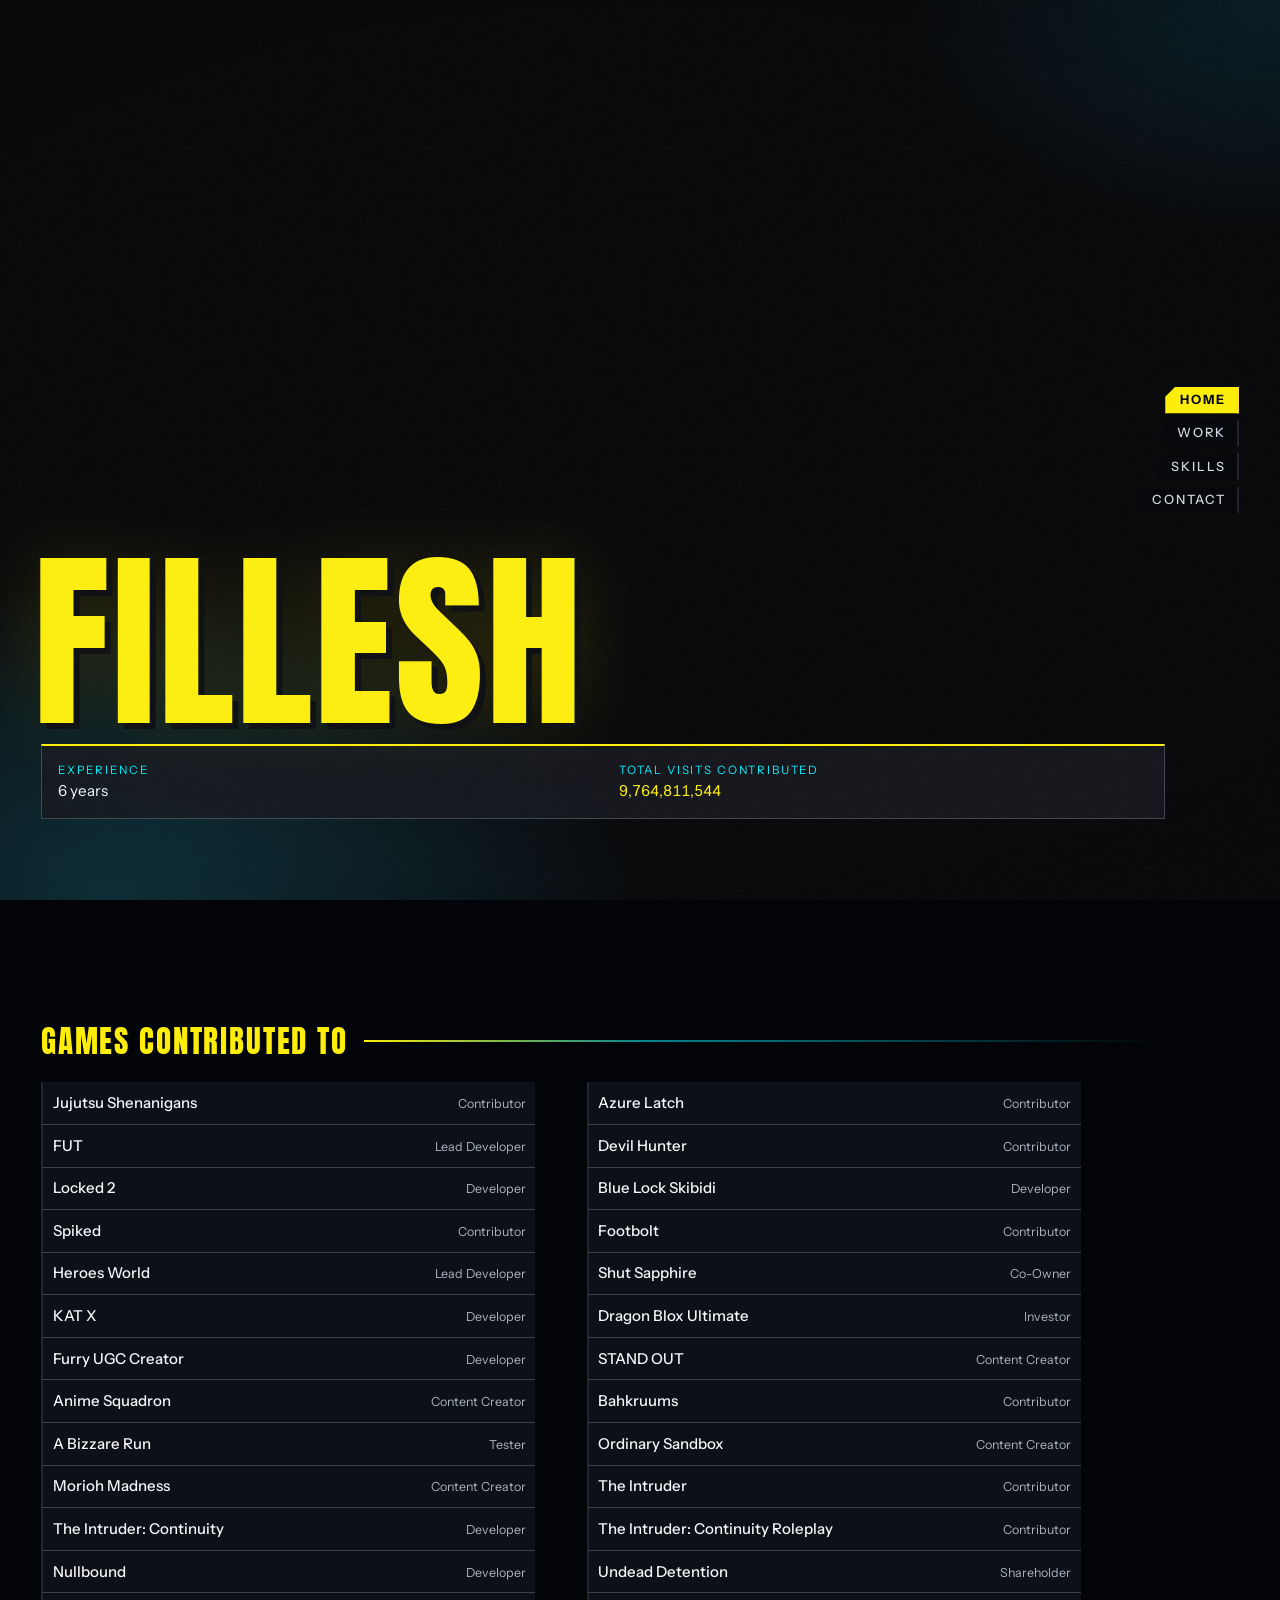
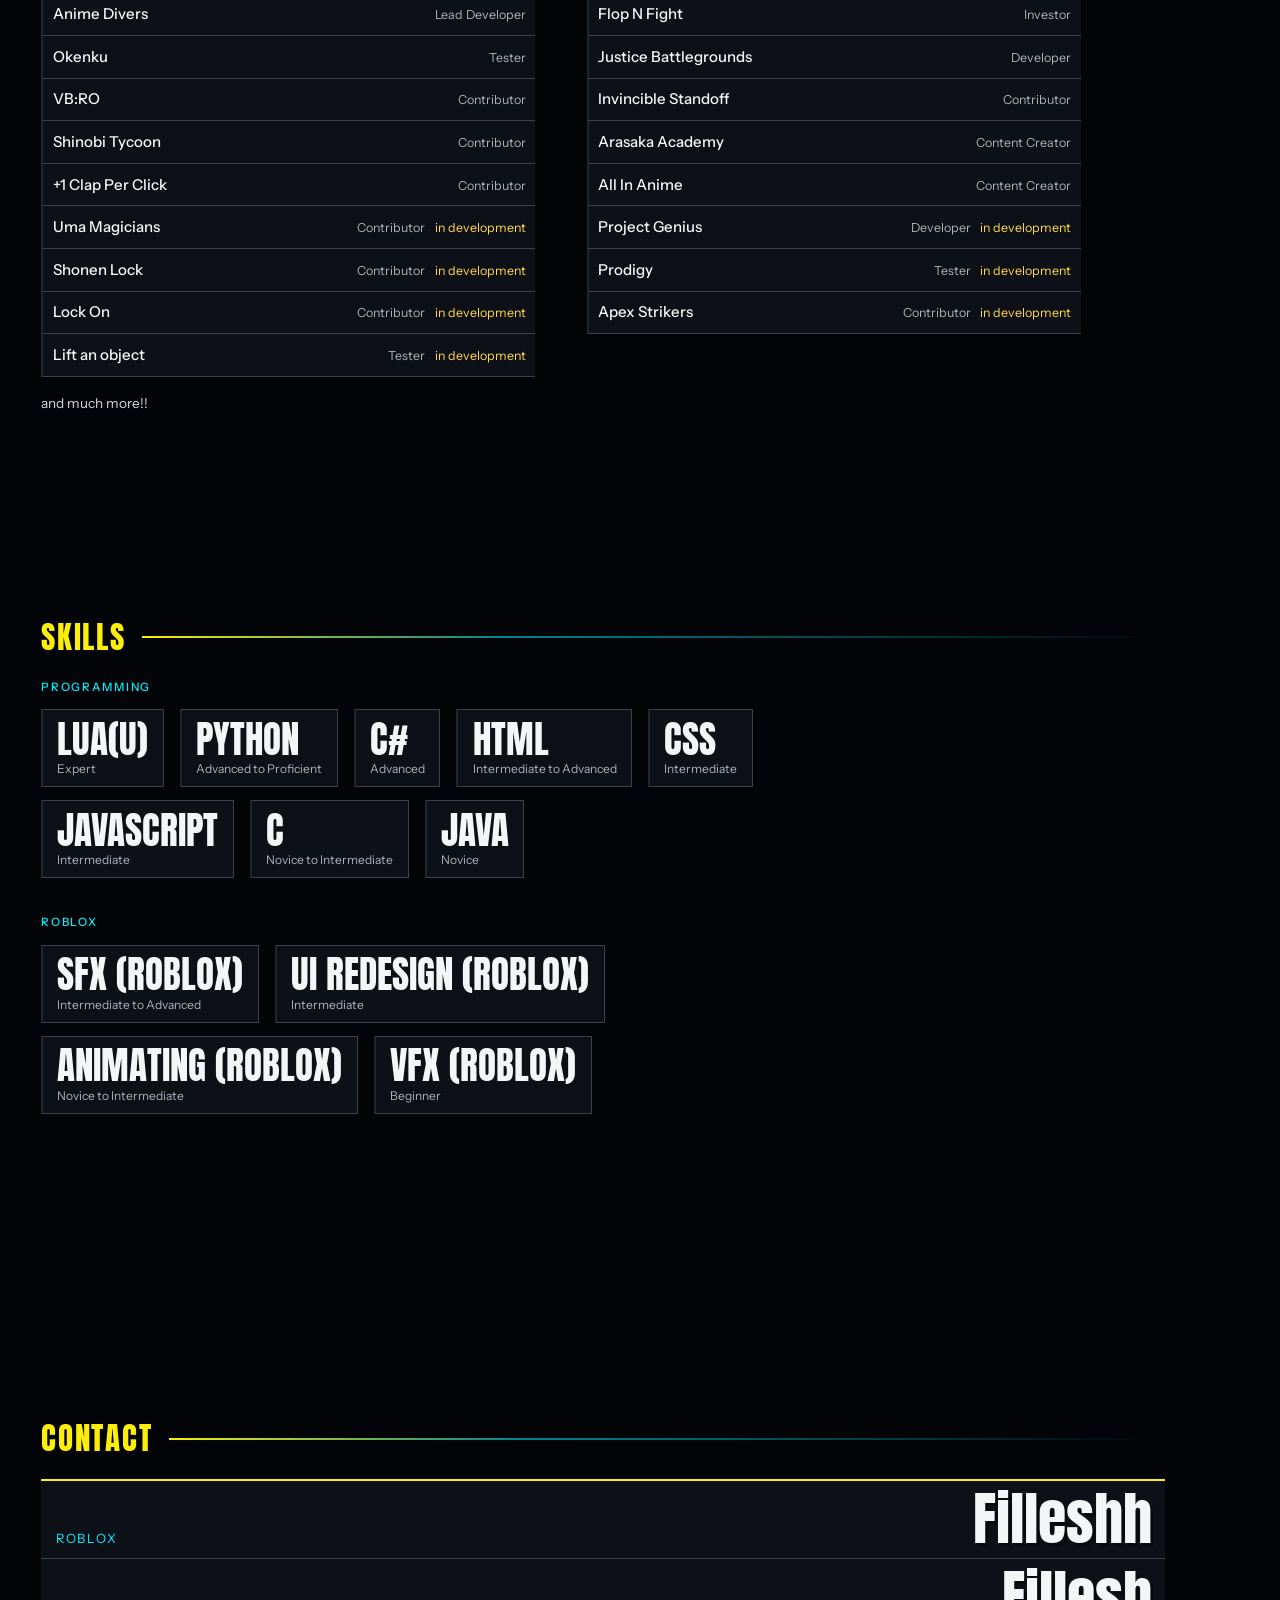
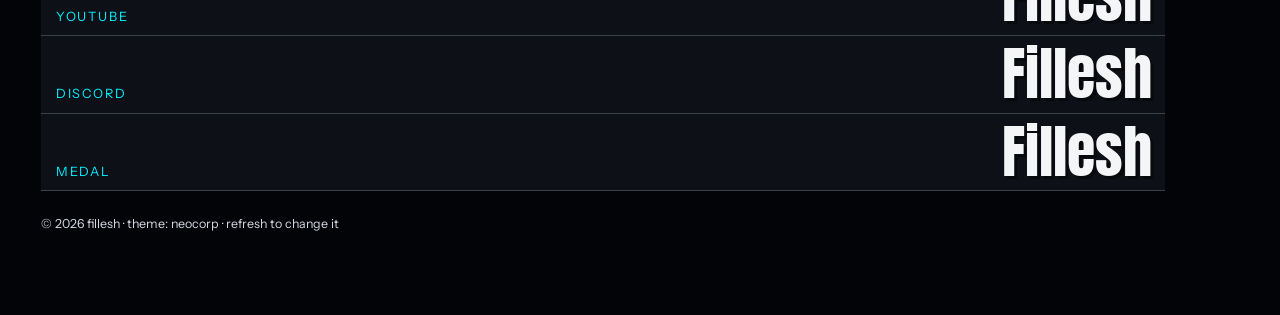
<file: index.html>
<!DOCTYPE html>
<html lang="en">
<head>
<meta charset="utf-8">
<meta name="viewport" content="width=device-width, initial-scale=1, viewport-fit=cover">
<meta name="theme-color" content="#000000">
<title>Fillesh Port</title>
<link rel="icon" href="icon.jpg">
<link rel="preconnect" href="https://fonts.googleapis.com">
<link rel="preconnect" href="https://fonts.gstatic.com" crossorigin>
<link href="https://fonts.googleapis.com/css2?family=Anton&family=Instrument+Sans:wght@400;500;600&family=Major+Mono+Display&display=swap" rel="stylesheet">
<style id="boot">html{background:#000}body{opacity:0}</style>
<style>
.gate .hint{position:absolute;left:0;right:0;bottom:calc(2rem + env(safe-area-inset-bottom,0px));margin:0;text-align:center;font:500 12px/1 'Instrument Sans',sans-serif;letter-spacing:.2em;text-transform:uppercase;color:rgba(255,255,255,.55);pointer-events:none}
</style>
</head>

<body>

<video id="bg" loop playsinline autoplay muted preload="auto" aria-hidden="true"></video>
<div class="grain" aria-hidden="true"></div>

<div class="gate wait" id="gate" role="dialog" aria-modal="true" aria-label="Enter">
  <button class="enter" id="enter" type="button">enter</button>
  <p class="hint">refresh the page for a different theme</p>
</div>

<div id="site" inert>
  <nav id="nv" aria-label="Sections"></nav>

  <main>
    <section id="home" class="scene home">
      <h1 class="name" id="name" aria-label="FILLESH" data-text="FILLESH">FILLESH</h1>
      <dl class="strip" id="strip"></dl>
    </section>

    <section id="work" class="scene work">
      <h2 class="title" id="t-work"></h2>
      <ul class="tracks" id="gl"></ul>
      <p class="note" id="wn"></p>
    </section>

    <section id="skills" class="scene skills">
      <h2 class="title" id="t-skills"></h2>
      <div id="sl"></div>
      <p class="note" id="also"></p>
    </section>

    <section id="contact" class="scene contact">
      <h2 class="title" id="t-contact"></h2>
      <ul id="ln"></ul>
      <p class="end" id="ed"></p>
    </section>
  </main>
</div>

<script src="themelist.js"></script>
<script src="data.js"></script>
<script src="script.js"></script>
</body>
</html>
</file>
